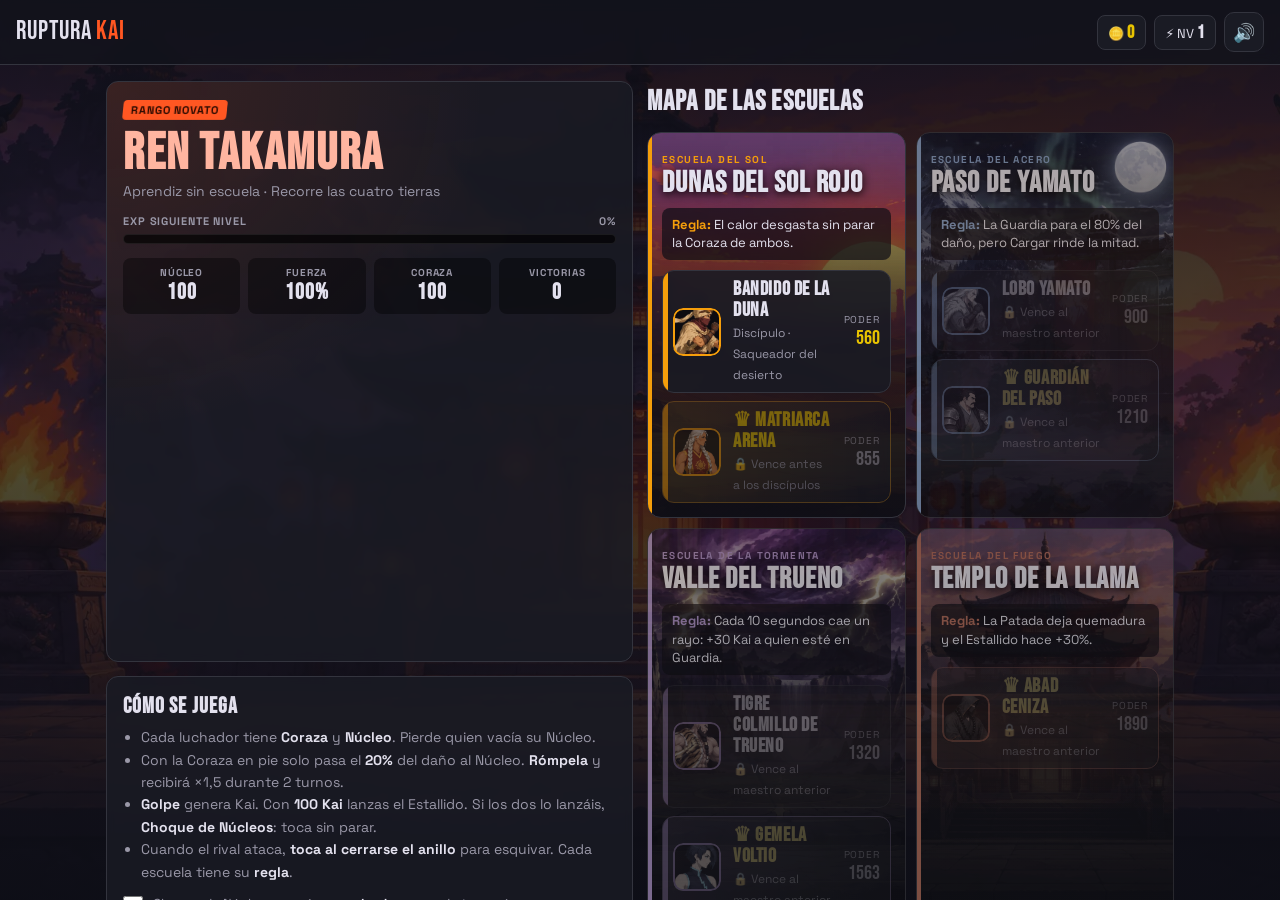
<file: index.html>
<!DOCTYPE html>
<html lang="es">
<head>
  <meta charset="UTF-8">
  <meta name="viewport" content="width=device-width, initial-scale=1, maximum-scale=1, user-scalable=no, viewport-fit=cover">
  <meta name="theme-color" content="#0d0e16">
  <meta name="apple-mobile-web-app-capable" content="yes">
  <meta name="mobile-web-app-capable" content="yes">
  <title>Ruptura Kai · Prototipo</title>
  <link rel="preconnect" href="https://fonts.googleapis.com">
  <link rel="preconnect" href="https://fonts.gstatic.com" crossorigin>
  <link href="https://fonts.googleapis.com/css2?family=Bebas+Neue&family=Space+Grotesk:wght@400;500;700&display=swap" rel="stylesheet">
  <link rel="stylesheet" href="style.css">
</head>
<body>
<div id="app">

  <!-- ============ HUB ============ -->
  <section id="screen-hub" class="screen active">
    <header class="topbar">
      <div class="logo">RUPTURA<span>KAI</span></div>
      <div class="pill gold">🪙 <b id="hub-gold">0</b></div>
      <div class="pill">⚡ NV <b id="hub-level">1</b></div>
      <button class="mute-btn" data-mute aria-label="Silenciar">🔊</button>
    </header>

    <div class="hub-body">
      <div class="card hero-card">
        <div class="tag">RANGO <span id="hub-rank">NOVATO</span></div>
        <h1 id="hub-name">REN TAKAMURA</h1>
        <p class="sub">Aprendiz sin escuela · Recorre las cuatro tierras</p>
        <div class="row-label"><span>EXP SIGUIENTE NIVEL</span><span id="hub-exp-txt">0%</span></div>
        <div class="bar"><i id="hub-exp" class="fill-exp"></i></div>
        <div class="stats">
          <div><small>NÚCLEO</small><b id="hub-hp">0</b></div>
          <div><small>FUERZA</small><b id="hub-atk">0</b></div>
          <div><small>CORAZA</small><b id="hub-ki">0</b></div>
          <div><small>VICTORIAS</small><b id="hub-wins">0</b></div>
        </div>
      </div>

      <div class="hub-modes">
        <button id="btn-dojo" class="mode-btn"><b>DOJO</b><small>Mejora tus técnicas con oro</small></button>
        <button id="btn-tower" class="mode-btn"><b>TORRE</b><small id="tower-sub">30 pisos de desafío</small></button>
      </div>

      <h2 class="section-title">MAPA DE LAS ESCUELAS</h2>
      <div id="rival-list" class="rival-list"></div>

      <div class="card howto">
        <h3>CÓMO SE JUEGA</h3>
        <ul>
          <li>Cada luchador tiene <b>Coraza</b> y <b>Núcleo</b>. Pierde quien vacía su Núcleo.</li>
          <li>Con la Coraza en pie solo pasa el <b>20%</b> del daño al Núcleo. <b>Rómpela</b> y recibirá ×1,5 durante 2 turnos.</li>
          <li><b>Golpe</b> genera Kai. Con <b>100 Kai</b> lanzas el Estallido. Si los dos lo lanzáis, <b>Choque de Núcleos</b>: toca sin parar.</li>
          <li>Cuando el rival ataca, <b>toca al cerrarse el anillo</b> para esquivar. Cada escuela tiene su <b>regla</b>.</li>
        </ul>
        <label class="toggle"><input type="checkbox" id="opt-hold"><span>Choque de Núcleos: <b>mantener pulsado</b> en vez de tocar sin parar</span></label>
      </div>
      <div class="card test-card">
        <h3>PRUEBA ABIERTA</h3>
        <p>Estás probando una versión temprana. Cuando hayas jugado un rato, envía tus resultados a quien te pasó el juego.</p>
        <button id="btn-report" class="btn-secondary">ENVIAR MIS RESULTADOS</button>
      </div>
      <button id="btn-reset" class="link-btn">Reiniciar progreso</button>
    </div>
  </section>

  <!-- ============ DOJO ============ -->
  <section id="screen-dojo" class="screen">
    <header class="topbar">
      <button class="back-btn" data-back>‹ MAPA</button>
      <div class="logo">DOJO</div>
      <div class="pill gold">🪙 <b id="dojo-gold">0</b></div>
    </header>
    <div class="hub-body">
      <p class="sub">Entrena con el oro de tus victorias. Cada rama tiene 3 rangos y se aplica en todos los combates.</p>
      <div id="dojo-list" class="dojo-list"></div>
    </div>
  </section>

  <!-- ============ TORRE ============ -->
  <section id="screen-tower" class="screen">
    <header class="topbar">
      <button class="back-btn" data-back>‹ MAPA</button>
      <div class="logo">TORRE</div>
      <div class="pill">PISO <b id="tower-best">0</b>/30</div>
    </header>
    <div class="hub-body">
      <div id="tower-next" class="card tower-next"></div>
      <div id="tower-grid" class="tower-grid"></div>
      <p class="sub">El escenario y su regla cambian cada 5 pisos. Cada quinto piso lo guarda un maestro.</p>
    </div>
  </section>

  <!-- ============ BATALLA ============ -->
  <section id="screen-battle" class="screen">
    <div class="battle-layout">
      <div class="stage-wrap">
        <div id="stage"></div>

        <!-- HUD rival -->
        <div class="hud hud-rival">
          <div class="hud-head">
            <b id="r-name">RIVAL</b>
            <span id="r-status" class="status"></span>
          </div>
          <div class="bar hp"><i id="r-nuc" class="fill-hp-rival"></i></div>
          <div class="hud-row"><span>NÚCLEO</span><span id="r-nuc-txt">0/0</span></div>
          <div class="duo">
            <div><div class="bar thin"><i id="r-cor" class="fill-guard"></i></div><div class="hud-row small"><span>CORAZA</span><span id="r-cor-txt">0</span></div></div>
            <div><div class="bar thin"><i id="r-kai" class="fill-ki"></i></div><div class="hud-row small"><span>KAI</span><span id="r-kai-txt">0</span></div></div>
          </div>
        </div>

        <!-- HUD jugador -->
        <div class="hud hud-hero">
          <div class="hud-head">
            <b id="p-name">REN</b>
            <span id="p-status" class="status"></span>
          </div>
          <div class="bar hp"><i id="p-nuc" class="fill-hp"></i></div>
          <div class="hud-row"><span>NÚCLEO</span><span id="p-nuc-txt">0/0</span></div>
          <div class="duo">
            <div><div class="bar thin"><i id="p-cor" class="fill-guard"></i></div><div class="hud-row small"><span>CORAZA</span><span id="p-cor-txt">0</span></div></div>
            <div><div class="bar thin"><i id="p-kai" class="fill-ki"></i></div><div class="hud-row small"><span>KAI</span><span id="p-kai-txt">0</span></div></div>
          </div>
        </div>

        <div id="turn-banner" class="turn-banner">TURNO 1</div>
        <div id="rt-event" class="rt-event hidden"></div>

        <!-- Tutorial -->
        <div id="coach" class="coach hidden">
          <div class="coach-box">
            <small class="coach-tag">TUTORIAL</small>
            <p id="coach-text"></p>
            <div class="coach-actions"><button id="coach-skip" class="link-btn">Saltar tutorial</button><button id="coach-ok" class="btn-primary">ENTENDIDO</button></div>
          </div>
        </div>

        <!-- QTE esquiva -->
        <div id="dodge-qte" class="qte hidden">
          <div class="dodge-ring"><div id="dodge-shrink" class="dodge-shrink"></div><div class="dodge-core">¡TOCA!</div></div>
          <p>Toca cuando el anillo se cierre</p>
        </div>

        <!-- QTE choque de ráfagas -->
        <div id="clash-qte" class="qte hidden">
          <div class="clash-title">¡CHOQUE DE NÚCLEOS!</div>
          <div class="clash-meter"><i id="clash-fill"></i><span id="clash-marker"></span></div>
          <div class="clash-time"><i id="clash-time"></i></div>
          <div class="clash-tap" id="clash-tap">TOCA SIN PARAR</div>
        </div>
      </div>

      <div class="command-panel">
        <div class="rule-chip" id="rule-chip"></div>
        <div class="log" id="log">¡Comienza el combate!</div>
        <div class="commands">
          <button class="cmd" data-act="strike">
            <span class="cmd-name">GOLPE RÁPIDO</span><span class="cmd-cost">GRATIS</span>
            <span class="cmd-info">12 daño · +15 Kai</span>
          </button>
          <button class="cmd" data-act="kick">
            <span class="cmd-name">PATADA FURIA</span><span class="cmd-cost">30 KAI</span>
            <span class="cmd-info">25 daño · 30% aturdir</span>
          </button>
          <button class="cmd charge" data-act="charge">
            <span class="cmd-name">CARGAR KAI</span><span class="cmd-cost" id="charge-cost">+40</span>
            <span class="cmd-info">Recibes +25% daño</span>
          </button>
          <button class="cmd ultimate" data-act="ultimate">
            <span class="cmd-name">ESTALLIDO KAI</span><span class="cmd-cost">100 KAI</span>
            <span class="cmd-info">35 · 50 al Núcleo si hay ruptura</span>
          </button>
          <button class="cmd small" data-act="guard">
            <span class="cmd-name">GUARDIA</span><span class="cmd-info" id="guard-info">−60% daño</span>
          </button>
          <button class="cmd small" data-act="potion">
            <span class="cmd-name">PARCHE</span><span class="cmd-info">+20 Coraza · <b id="potions">x3</b></span>
          </button>
        </div>
        <div class="panel-foot"><button id="btn-flee" class="link-btn">Abandonar</button><button class="mute-btn" data-mute aria-label="Silenciar">🔊</button></div>
      </div>
    </div>
  </section>

  <!-- ============ DIÁLOGO DEL MAESTRO ============ -->
  <div id="dialog" class="dialog hidden">
    <button id="dlg-skip" class="dlg-skip">Saltar diálogo ›</button>
    <div class="dialog-box">
      <div id="dlg-portrait" class="dlg-portrait"></div>
      <div class="dlg-body">
        <b id="dlg-name"></b>
        <p id="dlg-text"></p>
        <small id="dlg-hint">Toca para continuar</small>
      </div>
    </div>
  </div>

  <!-- ============ INFORME DE PRUEBA ============ -->
  <div id="report" class="report hidden" role="dialog" aria-label="Enviar mis resultados">
    <div class="card report-box">
      <h3>TUS RESULTADOS</h3>
      <p class="report-help">Envía este texto a quien te pasó el juego. No incluye datos personales.</p>
      <textarea id="report-text" readonly rows="8"></textarea>
      <div class="report-actions">
        <button id="report-share" class="btn-primary">COMPARTIR</button>
        <a id="report-wa" class="btn-secondary" target="_blank" rel="noopener">WHATSAPP</a>
        <button id="report-copy" class="btn-secondary">COPIAR</button>
      </div>
      <p id="report-msg" class="report-help"></p>
      <button id="report-close" class="link-btn">Cerrar</button>
    </div>
  </div>

  <!-- ============ RESULTADO ============ -->
  <section id="screen-result" class="screen">
    <div class="result-body">
      <div id="res-title" class="res-title">¡VICTORIA!</div>
      <p id="res-sub" class="res-sub"></p>
      <div class="card res-card">
        <div class="res-line"><span>EXP</span><b id="res-exp">+0</b></div>
        <div class="res-line"><span>ORO</span><b id="res-gold">+0</b></div>
        <div class="res-line minor"><span>TURNOS</span><b id="res-turns">0</b></div>
        <div class="res-line minor"><span>ESQUIVAS PERFECTAS</span><b id="res-dodges">0</b></div>
        <p id="res-tip" class="res-tip hidden"></p>
        <div class="row-label"><span>NIVEL <b id="res-level">1</b></span><span id="res-exp-txt"></span></div>
        <div class="bar"><i id="res-expbar" class="fill-exp"></i></div>
        <div id="res-levelup" class="levelup hidden"></div>
      </div>
      <div id="survey" class="card survey hidden">
        <h4>TU OPINIÓN <small>3 toques · nos ayuda mucho</small></h4>
        <div class="q" data-q="0"><span>¿Te está divirtiendo?</span><div class="opts"><button data-v="1">Poco</button><button data-v="2">Normal</button><button data-v="3">Mucho</button></div></div>
        <div class="q" data-q="1"><span>¿Qué tal la dificultad?</span><div class="opts"><button data-v="1">Fácil</button><button data-v="2">Justa</button><button data-v="3">Difícil</button></div></div>
        <div class="q" data-q="2"><span>¿Seguirías jugando?</span><div class="opts"><button data-v="1">No</button><button data-v="2">Quizá</button><button data-v="3">Sí</button></div></div>
        <button id="survey-skip" class="link-btn">Ahora no</button>
      </div>
      <div class="res-actions">
        <button id="btn-retry" class="btn-primary">REVANCHA</button>
        <button id="btn-hub" class="btn-secondary">VOLVER AL MAPA</button>
      </div>
    </div>
  </section>
</div>

<script src="arte/assets.js"></script>
<script src="vendor/phaser.min.js"></script>
<script src="stage.js"></script>
<script src="audio.js"></script>
<script>window.RUPTURA_RITMO = true;</script>
<script src="game.js"></script>
</body>
</html>
</file>
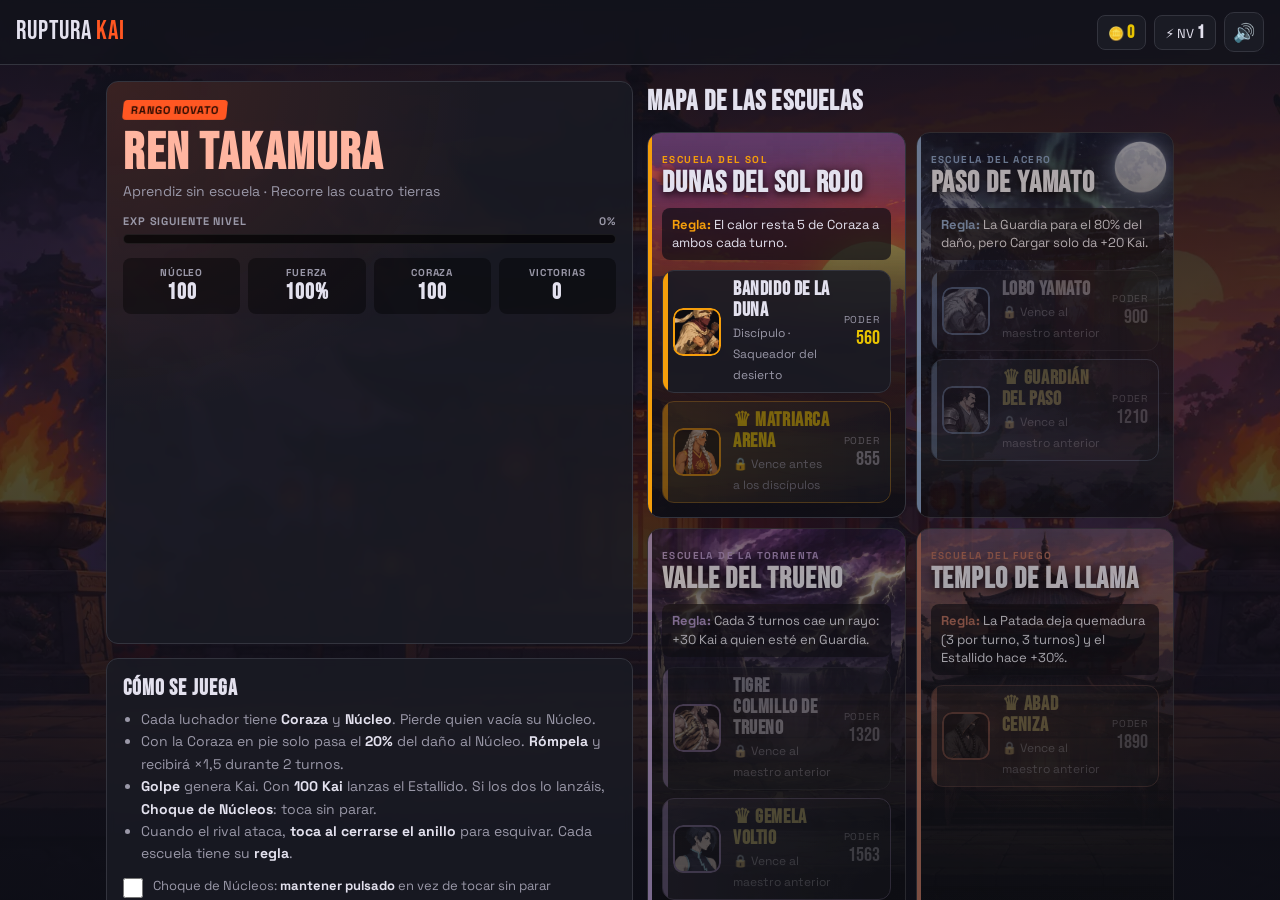
<file: turnos.html>
<!DOCTYPE html>
<html lang="es">
<head>
  <meta charset="UTF-8">
  <meta name="viewport" content="width=device-width, initial-scale=1, maximum-scale=1, user-scalable=no, viewport-fit=cover">
  <meta name="theme-color" content="#0d0e16">
  <meta name="apple-mobile-web-app-capable" content="yes">
  <meta name="mobile-web-app-capable" content="yes">
  <title>Ruptura Kai · Por turnos</title>
  <link rel="preconnect" href="https://fonts.googleapis.com">
  <link rel="preconnect" href="https://fonts.gstatic.com" crossorigin>
  <link href="https://fonts.googleapis.com/css2?family=Bebas+Neue&family=Space+Grotesk:wght@400;500;700&display=swap" rel="stylesheet">
  <link rel="stylesheet" href="style.css">
</head>
<body>
<div id="app">

  <!-- ============ HUB ============ -->
  <section id="screen-hub" class="screen active">
    <header class="topbar">
      <div class="logo">RUPTURA<span>KAI</span></div>
      <div class="pill gold">🪙 <b id="hub-gold">0</b></div>
      <div class="pill">⚡ NV <b id="hub-level">1</b></div>
      <button class="mute-btn" data-mute aria-label="Silenciar">🔊</button>
    </header>

    <div class="hub-body">
      <div class="card hero-card">
        <div class="tag">RANGO <span id="hub-rank">NOVATO</span></div>
        <h1 id="hub-name">REN TAKAMURA</h1>
        <p class="sub">Aprendiz sin escuela · Recorre las cuatro tierras</p>
        <div class="row-label"><span>EXP SIGUIENTE NIVEL</span><span id="hub-exp-txt">0%</span></div>
        <div class="bar"><i id="hub-exp" class="fill-exp"></i></div>
        <div class="stats">
          <div><small>NÚCLEO</small><b id="hub-hp">0</b></div>
          <div><small>FUERZA</small><b id="hub-atk">0</b></div>
          <div><small>CORAZA</small><b id="hub-ki">0</b></div>
          <div><small>VICTORIAS</small><b id="hub-wins">0</b></div>
        </div>
      </div>

      <div class="hub-modes">
        <button id="btn-dojo" class="mode-btn"><b>DOJO</b><small>Mejora tus técnicas con oro</small></button>
        <button id="btn-tower" class="mode-btn"><b>TORRE</b><small id="tower-sub">30 pisos de desafío</small></button>
      </div>

      <h2 class="section-title">MAPA DE LAS ESCUELAS</h2>
      <div id="rival-list" class="rival-list"></div>

      <div class="card howto">
        <h3>CÓMO SE JUEGA</h3>
        <ul>
          <li>Cada luchador tiene <b>Coraza</b> y <b>Núcleo</b>. Pierde quien vacía su Núcleo.</li>
          <li>Con la Coraza en pie solo pasa el <b>20%</b> del daño al Núcleo. <b>Rómpela</b> y recibirá ×1,5 durante 2 turnos.</li>
          <li><b>Golpe</b> genera Kai. Con <b>100 Kai</b> lanzas el Estallido. Si los dos lo lanzáis, <b>Choque de Núcleos</b>: toca sin parar.</li>
          <li>Cuando el rival ataca, <b>toca al cerrarse el anillo</b> para esquivar. Cada escuela tiene su <b>regla</b>.</li>
        </ul>
        <label class="toggle"><input type="checkbox" id="opt-hold"><span>Choque de Núcleos: <b>mantener pulsado</b> en vez de tocar sin parar</span></label>
      </div>
      <div class="card test-card">
        <h3>PRUEBA ABIERTA</h3>
        <p>Estás probando una versión temprana. Cuando hayas jugado un rato, envía tus resultados a quien te pasó el juego.</p>
        <button id="btn-report" class="btn-secondary">ENVIAR MIS RESULTADOS</button>
      </div>
      <button id="btn-reset" class="link-btn">Reiniciar progreso</button>
    </div>
  </section>

  <!-- ============ DOJO ============ -->
  <section id="screen-dojo" class="screen">
    <header class="topbar">
      <button class="back-btn" data-back>‹ MAPA</button>
      <div class="logo">DOJO</div>
      <div class="pill gold">🪙 <b id="dojo-gold">0</b></div>
    </header>
    <div class="hub-body">
      <p class="sub">Entrena con el oro de tus victorias. Cada rama tiene 3 rangos y se aplica en todos los combates.</p>
      <div id="dojo-list" class="dojo-list"></div>
    </div>
  </section>

  <!-- ============ TORRE ============ -->
  <section id="screen-tower" class="screen">
    <header class="topbar">
      <button class="back-btn" data-back>‹ MAPA</button>
      <div class="logo">TORRE</div>
      <div class="pill">PISO <b id="tower-best">0</b>/30</div>
    </header>
    <div class="hub-body">
      <div id="tower-next" class="card tower-next"></div>
      <div id="tower-grid" class="tower-grid"></div>
      <p class="sub">El escenario y su regla cambian cada 5 pisos. Cada quinto piso lo guarda un maestro.</p>
    </div>
  </section>

  <!-- ============ BATALLA ============ -->
  <section id="screen-battle" class="screen">
    <div class="battle-layout">
      <div class="stage-wrap">
        <div id="stage"></div>

        <!-- HUD rival -->
        <div class="hud hud-rival">
          <div class="hud-head">
            <b id="r-name">RIVAL</b>
            <span id="r-status" class="status"></span>
          </div>
          <div class="bar hp"><i id="r-nuc" class="fill-hp-rival"></i></div>
          <div class="hud-row"><span>NÚCLEO</span><span id="r-nuc-txt">0/0</span></div>
          <div class="duo">
            <div><div class="bar thin"><i id="r-cor" class="fill-guard"></i></div><div class="hud-row small"><span>CORAZA</span><span id="r-cor-txt">0</span></div></div>
            <div><div class="bar thin"><i id="r-kai" class="fill-ki"></i></div><div class="hud-row small"><span>KAI</span><span id="r-kai-txt">0</span></div></div>
          </div>
        </div>

        <!-- HUD jugador -->
        <div class="hud hud-hero">
          <div class="hud-head">
            <b id="p-name">REN</b>
            <span id="p-status" class="status"></span>
          </div>
          <div class="bar hp"><i id="p-nuc" class="fill-hp"></i></div>
          <div class="hud-row"><span>NÚCLEO</span><span id="p-nuc-txt">0/0</span></div>
          <div class="duo">
            <div><div class="bar thin"><i id="p-cor" class="fill-guard"></i></div><div class="hud-row small"><span>CORAZA</span><span id="p-cor-txt">0</span></div></div>
            <div><div class="bar thin"><i id="p-kai" class="fill-ki"></i></div><div class="hud-row small"><span>KAI</span><span id="p-kai-txt">0</span></div></div>
          </div>
        </div>

        <div id="turn-banner" class="turn-banner">TURNO 1</div>
        <div id="rt-event" class="rt-event hidden"></div>

        <!-- Tutorial -->
        <div id="coach" class="coach hidden">
          <div class="coach-box">
            <small class="coach-tag">TUTORIAL</small>
            <p id="coach-text"></p>
            <div class="coach-actions"><button id="coach-skip" class="link-btn">Saltar tutorial</button><button id="coach-ok" class="btn-primary">ENTENDIDO</button></div>
          </div>
        </div>

        <!-- QTE esquiva -->
        <div id="dodge-qte" class="qte hidden">
          <div class="dodge-ring"><div id="dodge-shrink" class="dodge-shrink"></div><div class="dodge-core">¡TOCA!</div></div>
          <p>Toca cuando el anillo se cierre</p>
        </div>

        <!-- QTE choque de ráfagas -->
        <div id="clash-qte" class="qte hidden">
          <div class="clash-title">¡CHOQUE DE NÚCLEOS!</div>
          <div class="clash-meter"><i id="clash-fill"></i><span id="clash-marker"></span></div>
          <div class="clash-time"><i id="clash-time"></i></div>
          <div class="clash-tap" id="clash-tap">TOCA SIN PARAR</div>
        </div>
      </div>

      <div class="command-panel">
        <div class="rule-chip" id="rule-chip"></div>
        <div class="log" id="log">¡Comienza el combate!</div>
        <div class="commands">
          <button class="cmd" data-act="strike">
            <span class="cmd-name">GOLPE RÁPIDO</span><span class="cmd-cost">GRATIS</span>
            <span class="cmd-info">12 daño · +15 Kai</span>
          </button>
          <button class="cmd" data-act="kick">
            <span class="cmd-name">PATADA FURIA</span><span class="cmd-cost">30 KAI</span>
            <span class="cmd-info">25 daño · 30% aturdir</span>
          </button>
          <button class="cmd charge" data-act="charge">
            <span class="cmd-name">CARGAR KAI</span><span class="cmd-cost" id="charge-cost">+40</span>
            <span class="cmd-info">Recibes +25% daño</span>
          </button>
          <button class="cmd ultimate" data-act="ultimate">
            <span class="cmd-name">ESTALLIDO KAI</span><span class="cmd-cost">100 KAI</span>
            <span class="cmd-info">35 · 50 al Núcleo si hay ruptura</span>
          </button>
          <button class="cmd small" data-act="guard">
            <span class="cmd-name">GUARDIA</span><span class="cmd-info" id="guard-info">−60% daño</span>
          </button>
          <button class="cmd small" data-act="potion">
            <span class="cmd-name">PARCHE</span><span class="cmd-info">+20 Coraza · <b id="potions">x3</b></span>
          </button>
        </div>
        <div class="panel-foot"><button id="btn-flee" class="link-btn">Abandonar</button><button class="mute-btn" data-mute aria-label="Silenciar">🔊</button></div>
      </div>
    </div>
  </section>

  <!-- ============ DIÁLOGO DEL MAESTRO ============ -->
  <div id="dialog" class="dialog hidden">
    <button id="dlg-skip" class="dlg-skip">Saltar diálogo ›</button>
    <div class="dialog-box">
      <div id="dlg-portrait" class="dlg-portrait"></div>
      <div class="dlg-body">
        <b id="dlg-name"></b>
        <p id="dlg-text"></p>
        <small id="dlg-hint">Toca para continuar</small>
      </div>
    </div>
  </div>

  <!-- ============ INFORME DE PRUEBA ============ -->
  <div id="report" class="report hidden" role="dialog" aria-label="Enviar mis resultados">
    <div class="card report-box">
      <h3>TUS RESULTADOS</h3>
      <p class="report-help">Envía este texto a quien te pasó el juego. No incluye datos personales.</p>
      <textarea id="report-text" readonly rows="8"></textarea>
      <div class="report-actions">
        <button id="report-share" class="btn-primary">COMPARTIR</button>
        <a id="report-wa" class="btn-secondary" target="_blank" rel="noopener">WHATSAPP</a>
        <button id="report-copy" class="btn-secondary">COPIAR</button>
      </div>
      <p id="report-msg" class="report-help"></p>
      <button id="report-close" class="link-btn">Cerrar</button>
    </div>
  </div>

  <!-- ============ RESULTADO ============ -->
  <section id="screen-result" class="screen">
    <div class="result-body">
      <div id="res-title" class="res-title">¡VICTORIA!</div>
      <p id="res-sub" class="res-sub"></p>
      <div class="card res-card">
        <div class="res-line"><span>EXP</span><b id="res-exp">+0</b></div>
        <div class="res-line"><span>ORO</span><b id="res-gold">+0</b></div>
        <div class="res-line minor"><span>TURNOS</span><b id="res-turns">0</b></div>
        <div class="res-line minor"><span>ESQUIVAS PERFECTAS</span><b id="res-dodges">0</b></div>
        <p id="res-tip" class="res-tip hidden"></p>
        <div class="row-label"><span>NIVEL <b id="res-level">1</b></span><span id="res-exp-txt"></span></div>
        <div class="bar"><i id="res-expbar" class="fill-exp"></i></div>
        <div id="res-levelup" class="levelup hidden"></div>
      </div>
      <div id="survey" class="card survey hidden">
        <h4>TU OPINIÓN <small>3 toques · nos ayuda mucho</small></h4>
        <div class="q" data-q="0"><span>¿Te está divirtiendo?</span><div class="opts"><button data-v="1">Poco</button><button data-v="2">Normal</button><button data-v="3">Mucho</button></div></div>
        <div class="q" data-q="1"><span>¿Qué tal la dificultad?</span><div class="opts"><button data-v="1">Fácil</button><button data-v="2">Justa</button><button data-v="3">Difícil</button></div></div>
        <div class="q" data-q="2"><span>¿Seguirías jugando?</span><div class="opts"><button data-v="1">No</button><button data-v="2">Quizá</button><button data-v="3">Sí</button></div></div>
        <button id="survey-skip" class="link-btn">Ahora no</button>
      </div>
      <div class="res-actions">
        <button id="btn-retry" class="btn-primary">REVANCHA</button>
        <button id="btn-hub" class="btn-secondary">VOLVER AL MAPA</button>
      </div>
    </div>
  </section>
</div>

<script src="arte/assets.js"></script>
<script src="vendor/phaser.min.js"></script>
<script src="stage.js"></script>
<script src="audio.js"></script>
<script src="game.js"></script>
</body>
</html>
</file>
<file: style.css>
/* Tokens tomados de shonen_ki_battle/DESIGN.md (sistema de diseño de Stitch) */
:root {
  --bg: #0d0e16;
  --surface: #12131c;
  --card: #1a1b24;
  --card-hi: #282933;
  --border: #33343e;
  --text: #e3e1ee;
  --muted: #9a98a8;
  --primary: #ff5722;
  --primary-soft: #ffb5a0;
  --gold: #e9c400;
  --ki: #7fd4ff;
  --danger: #ef4444;
  --ok: #4ade80;
  --display: "Bebas Neue", Impact, "Arial Narrow", sans-serif;
  --body: "Space Grotesk", system-ui, -apple-system, "Segoe UI", sans-serif;
  --safe-top: env(safe-area-inset-top, 0px);
  --safe-bottom: env(safe-area-inset-bottom, 0px);
}

* { box-sizing: border-box; margin: 0; padding: 0; -webkit-tap-highlight-color: transparent; }
html, body { height: 100%; background: var(--bg); color: var(--text); font-family: var(--body); overflow: hidden; overscroll-behavior: none; }
body { touch-action: manipulation; user-select: none; -webkit-user-select: none; }
button { font: inherit; color: inherit; border: 0; background: none; cursor: pointer; touch-action: manipulation; }

#app { position: fixed; inset: 0; }
.screen { position: absolute; inset: 0; display: none; flex-direction: column; padding-top: var(--safe-top); padding-bottom: var(--safe-bottom); }
.screen.active { display: flex; }
.hidden { display: none !important; }

/* ---------- comunes ---------- */
.card { background: var(--card); border: 1px solid var(--border); border-radius: 12px; padding: 16px; }
.bar { height: 10px; background: #000a; border-radius: 99px; overflow: hidden; border: 1px solid #ffffff14; }
.bar.thin { height: 6px; }
.bar > i { display: block; height: 100%; width: 0; border-radius: inherit; transition: width .35s ease; }
.fill-exp { background: linear-gradient(90deg, var(--primary), var(--gold)); }
.fill-hp { background: linear-gradient(90deg, #f59e0b, var(--gold)); }
.fill-hp-rival { background: linear-gradient(90deg, #b91c1c, #f87171); }
.fill-ki { background: linear-gradient(90deg, #94a3b8, var(--ki)); }
.fill-guard { background: linear-gradient(90deg, #a855f7, #f0abfc); }
.row-label { display: flex; justify-content: space-between; font-size: 11px; letter-spacing: .08em; font-weight: 700; color: var(--muted); margin: 14px 0 6px; }
.link-btn { color: var(--muted); font-size: 13px; text-decoration: underline; padding: 12px; align-self: center; }
.btn-primary, .btn-secondary {
  font-family: var(--display); font-size: 26px; letter-spacing: .05em; padding: 14px 20px; border-radius: 10px; min-height: 56px;
}
.btn-primary { background: linear-gradient(100deg, var(--primary), #f59e0b); color: #2a0a00; box-shadow: 0 0 24px #ff572255; }
.btn-secondary { background: var(--card-hi); border: 1px solid var(--border); }
.btn-primary:active, .btn-secondary:active, .cmd:active:not(:disabled), .rival:active { transform: scale(.97); }

/* ---------- HUB ---------- */
.topbar { display: flex; align-items: center; gap: 8px; padding: 12px 16px; border-bottom: 1px solid var(--border); background: var(--surface); }
.logo { font-family: var(--display); font-size: 26px; letter-spacing: .04em; margin-right: auto; line-height: 1; }
.logo span { color: var(--primary); margin-left: 4px; }
.pill { background: var(--card); border: 1px solid var(--border); border-radius: 8px; padding: 6px 10px; font-size: 13px; white-space: nowrap; }
.pill b { font-family: var(--display); font-size: 18px; letter-spacing: .04em; }
.pill.gold b { color: var(--gold); }

.hub-body { flex: 1; overflow-y: auto; -webkit-overflow-scrolling: touch; padding: 16px; display: flex; flex-direction: column; gap: 14px; max-width: 1100px; width: 100%; margin: 0 auto; }
.hero-card { background: radial-gradient(120% 100% at 0% 0%, #ff572226, transparent 60%), var(--card); }
.tag { display: inline-block; background: var(--primary); color: #2a0a00; font-weight: 700; font-size: 11px; letter-spacing: .08em; padding: 3px 8px; border-radius: 4px; transform: skewX(-6deg); }
.hero-card h1 { font-family: var(--display); font-size: clamp(34px, 7vw, 52px); color: var(--primary-soft); letter-spacing: .03em; margin-top: 8px; line-height: 1; }
.sub { color: var(--muted); font-size: 14px; margin-top: 2px; }
.stats { display: grid; grid-template-columns: repeat(4, 1fr); gap: 8px; margin-top: 14px; }
.stats > div { background: #0006; border-radius: 8px; padding: 8px; text-align: center; }
.stats small { display: block; font-size: 10px; letter-spacing: .08em; color: var(--muted); font-weight: 700; }
.stats b { font-family: var(--display); font-size: 22px; letter-spacing: .04em; }

.section-title { font-family: var(--display); font-size: 28px; letter-spacing: .04em; margin-top: 4px; }
.rival-list { display: grid; gap: 10px; grid-template-columns: 1fr; }
.rival { display: flex; align-items: center; gap: 12px; text-align: left; background: var(--card); border: 1px solid var(--border); border-radius: 12px; padding: 12px; min-height: 84px; transition: transform .1s; position: relative; overflow: hidden; }
.rival::before { content: ""; position: absolute; inset: 0 auto 0 0; width: 5px; background: var(--c, var(--primary)); }
.rival .avatar { width: 64px; height: 64px; border-radius: 10px; flex: none; background-color: #0008; background-size: 190% auto; background-position: 50% 4%; background-repeat: no-repeat; box-shadow: inset 0 0 0 2px var(--c); }
.rival .info { flex: 1; min-width: 0; }
.rival .info b { font-family: var(--display); font-size: 24px; letter-spacing: .03em; display: block; line-height: 1.05; }
.rival .info small { color: var(--muted); font-size: 12px; }
.rival .power { font-family: var(--display); font-size: 20px; color: var(--gold); text-align: right; }
.rival .power small { display: block; font-family: var(--body); font-size: 10px; color: var(--muted); letter-spacing: .08em; }
.rival.locked { opacity: .45; }
.rival.locked .power { color: var(--muted); }
.rival .done { position: absolute; top: 6px; right: 8px; font-size: 11px; color: var(--ok); font-weight: 700; }
.howto h3 { font-family: var(--display); font-size: 22px; letter-spacing: .04em; margin-bottom: 6px; }
.howto ul { padding-left: 18px; color: var(--muted); font-size: 14px; line-height: 1.6; }
.howto b { color: var(--text); }

/* ---------- BATALLA ---------- */
.battle-layout { flex: 1; display: flex; flex-direction: column; min-height: 0; }
.stage-wrap { position: relative; flex: 1; min-height: 240px; overflow: hidden; }
#stage { position: absolute; inset: 0; }
#stage canvas { display: block; }

.hud { position: absolute; width: min(46%, 300px); background: #0d0e16cc; border: 1px solid var(--border); border-radius: 10px; padding: 8px 10px; backdrop-filter: blur(4px); pointer-events: none; }
.hud-rival { top: 10px; right: 10px; }
.hud-hero { top: 10px; left: 10px; }
.hud-head { display: flex; justify-content: space-between; align-items: center; gap: 6px; margin-bottom: 4px; }
.hud-head b { font-family: var(--display); font-size: 20px; letter-spacing: .03em; white-space: nowrap; overflow: hidden; text-overflow: ellipsis; }
.hud-row { display: flex; justify-content: space-between; font-size: 11px; color: var(--muted); margin: 3px 0 4px; font-variant-numeric: tabular-nums; }
.hud-row.small { font-size: 9px; letter-spacing: .1em; font-weight: 700; margin-bottom: 0; }
.status { font-size: 10px; font-weight: 700; letter-spacing: .06em; padding: 2px 6px; border-radius: 4px; background: var(--danger); color: #fff; white-space: nowrap; }
.status:empty { display: none; }
.status.blue { background: #2563eb; }
.status.purple { background: #9333ea; }

.turn-banner { position: absolute; left: 50%; bottom: 10px; transform: translateX(-50%); font-family: var(--display); font-size: 18px; letter-spacing: .1em; background: #0d0e16cc; border: 1px solid var(--border); border-radius: 6px; padding: 3px 12px; pointer-events: none; white-space: nowrap; }
.turn-banner.enemy { color: #fca5a5; border-color: #7f1d1d; }

.command-panel { background: var(--surface); border-top: 1px solid var(--border); padding: 10px 12px 6px; display: flex; flex-direction: column; gap: 8px; }
.log { font-size: 13px; min-height: 36px; background: var(--card); border-left: 3px solid var(--primary); border-radius: 6px; padding: 8px 10px; line-height: 1.35; }
.commands { display: grid; grid-template-columns: 1fr 1fr; gap: 8px; }
.cmd { position: relative; display: grid; grid-template-columns: 1fr auto; grid-template-rows: auto auto; text-align: left; background: var(--card); border: 1px solid var(--border); border-radius: 10px; padding: 10px 12px; min-height: 64px; transition: transform .08s, opacity .2s; transform-origin: center; }
.cmd-name { font-family: var(--display); font-size: 22px; letter-spacing: .03em; line-height: 1.05; }
.cmd-cost { font-family: var(--display); font-size: 16px; background: #0008; border-radius: 4px; padding: 1px 6px; align-self: start; color: var(--ki); }
.cmd-info { grid-column: 1 / -1; font-size: 11px; color: var(--muted); margin-top: 2px; }
.cmd.small { min-height: 48px; padding: 8px 12px; }
.cmd.small .cmd-name { font-size: 18px; }
.cmd.charge .cmd-name { color: var(--gold); }
.cmd.ultimate { background: linear-gradient(110deg, var(--primary), #f59e0b); border-color: transparent; color: #2a0a00; }
.cmd.ultimate .cmd-info { color: #3b1200; font-weight: 700; }
.cmd.ultimate .cmd-cost { color: #fff; }
.cmd.ultimate.ready { animation: pulse 1.2s infinite; }
.cmd:disabled { opacity: .35; filter: grayscale(.7); }
@keyframes pulse { 0%,100% { box-shadow: 0 0 0 #ff572200; } 50% { box-shadow: 0 0 22px #ff5722aa; } }

/* QTE */
.qte { position: absolute; inset: 0; display: flex; flex-direction: column; align-items: center; justify-content: center; gap: 12px; z-index: 5; touch-action: none; }
#dodge-qte { background: #00000040; }
#dodge-qte p { font-weight: 700; font-size: 14px; text-shadow: 0 2px 6px #000; }
.dodge-ring { position: relative; width: 120px; height: 120px; }
.dodge-core { position: absolute; inset: 0; border-radius: 50%; border: 4px solid var(--ok); display: grid; place-items: center; font-family: var(--display); font-size: 26px; color: var(--ok); background: #0008; }
.dodge-shrink { position: absolute; inset: 0; border-radius: 50%; border: 4px solid #fff; transform: scale(2.6); opacity: .9; }
.dodge-shrink.go { animation: shrink var(--dur, 1000ms) linear forwards; }
@keyframes shrink { to { transform: scale(.85); opacity: 1; } }
.qte.result-good .dodge-core { background: var(--ok); color: #052e16; }
.qte.result-bad .dodge-core { border-color: var(--danger); color: var(--danger); }

#clash-qte { background: radial-gradient(circle at 50% 50%, #ff57221a, #0000 60%); justify-content: flex-end; padding-bottom: 46px; }
.clash-title { font-family: var(--display); font-size: clamp(28px, 6vw, 44px); letter-spacing: .05em; color: var(--gold); text-shadow: 0 0 18px #ff5722; position: absolute; top: 34%; }
.clash-meter { position: relative; width: min(86%, 520px); height: 18px; border-radius: 99px; background: var(--rc, #ef4444); overflow: hidden; border: 2px solid #fff3; }
.clash-meter > i { position: absolute; inset: 0 auto 0 0; background: linear-gradient(90deg, #fde047, #ff5722); width: 50%; }
.clash-meter > span { position: absolute; top: 0; bottom: 0; width: 6px; background: #fff; left: 50%; transform: translateX(-50%); box-shadow: 0 0 10px #fff; }
.clash-time { width: min(60%, 360px); height: 4px; background: #fff2; border-radius: 99px; overflow: hidden; }
.clash-time > i { display: block; height: 100%; background: #fff; width: 100%; }
.clash-tap { font-family: var(--display); font-size: 22px; letter-spacing: .1em; animation: blink .5s infinite alternate; }
@keyframes blink { from { opacity: .4; } to { opacity: 1; } }

/* ---------- RESULTADO ---------- */
.result-body { flex: 1; overflow-y: auto; display: flex; flex-direction: column; align-items: center; justify-content: flex-start; gap: 14px; padding: 24px 16px; }
.result-body > :first-child { margin-top: auto; }
.result-body > :last-child { margin-bottom: auto; }
.res-title { font-family: var(--display); font-size: clamp(56px, 14vw, 96px); letter-spacing: .04em; line-height: 1; color: var(--gold); text-shadow: 0 0 30px #ff5722aa; }
.res-title.lose { color: #fca5a5; text-shadow: 0 0 30px #b91c1caa; }
.res-sub { color: var(--muted); text-align: center; max-width: 420px; }
.res-card { width: min(100%, 420px); }
.res-line { display: flex; justify-content: space-between; padding: 8px 0; border-bottom: 1px solid var(--border); font-size: 14px; }
.res-line b { font-family: var(--display); font-size: 22px; color: var(--gold); letter-spacing: .04em; }
.levelup { margin-top: 12px; text-align: center; font-family: var(--display); font-size: 24px; color: var(--ok); animation: blink .6s 4 alternate; }
.res-actions { display: grid; gap: 10px; width: min(100%, 420px); }

/* ---------- RESPONSIVE ---------- */
/* Tablet en vertical: más aire y botones mayores */
@media (min-width: 700px) {
  .rival-list { grid-template-columns: repeat(3, 1fr); }
  .rival { flex-direction: column; text-align: center; padding: 18px 12px; }
  .rival .power { text-align: center; }
  .cmd { min-height: 78px; padding: 12px 14px; }
  .cmd-name { font-size: 26px; }
  .cmd-info { font-size: 13px; }
  .command-panel { padding: 14px 18px 10px; }
  .log { font-size: 15px; }
  .hud-head b { font-size: 24px; }
}

/* Horizontal (tablet y móvil girado): escenario a la izquierda, mandos a la derecha */
@media (orientation: landscape) and (min-width: 640px) {
  .battle-layout { flex-direction: row; }
  .stage-wrap { min-height: 0; }
  .command-panel { width: clamp(300px, 34vw, 420px); flex: none; border-top: 0; border-left: 1px solid var(--border); overflow-y: auto; justify-content: center; }
  .hub-body { display: grid; grid-template-columns: 1fr 1fr; align-content: start; }
  .hub-body > .hero-card { grid-column: 1; grid-row: 1 / span 2; }
  .hub-body > .section-title { grid-column: 2; grid-row: 1; }
  .hub-body > .rival-list { grid-column: 2; grid-row: 2 / span 2; }
  .hub-body > .howto { grid-column: 1; grid-row: 3; }
  .hub-body > .link-btn { grid-column: 1 / -1; }
  .rival-list { grid-template-columns: 1fr; align-content: start; }
  .rival { flex-direction: row; text-align: left; padding: 12px; }
  .rival .power { text-align: right; }
}

/* Móvil en horizontal (poca altura): compactar */
@media (orientation: landscape) and (max-height: 520px) {
  .topbar { padding: 6px 12px; }
  .cmd { min-height: 50px; padding: 6px 10px; }
  .cmd-name { font-size: 18px; }
  .cmd-info { display: none; }
  .cmd.small { min-height: 40px; }
  .log { min-height: 0; font-size: 12px; padding: 6px 8px; }
  .command-panel { gap: 6px; padding: 8px; }
  .hud { padding: 5px 8px; }
  .hud-head b { font-size: 16px; }
  .hud-row { margin: 1px 0 2px; }
}

/* ---------- Arte ilustrado ---------- */
#screen-hub { background: linear-gradient(180deg, #0d0e16f0 0%, #0d0e16b3 45%, #0d0e16f5 100%), var(--hub-bg, none) center 30% / cover no-repeat, var(--bg); }
#screen-hub .topbar { background: #12131ccc; backdrop-filter: blur(6px); }
#screen-hub .card, #screen-hub .rival { background-color: #1a1b24e0; backdrop-filter: blur(4px); }
#screen-result { background: radial-gradient(circle at 50% 30%, #0d0e16aa, #0d0e16f2 70%), var(--res-bg, none) center bottom / cover no-repeat, var(--bg); }
@media (min-width: 700px) { .rival .avatar { width: 96px; height: 96px; } }
@media (orientation: landscape) and (min-width: 640px) { .rival .avatar { width: 64px; height: 64px; } }

/* ---------- Mapa de las Escuelas ---------- */
.school { position: relative; border-radius: 14px; overflow: hidden; border: 1px solid var(--border); padding: 14px; display: flex; flex-direction: column; gap: 10px;
  background: linear-gradient(180deg, #0d0e1633 0%, #0d0e16d9 55%, #0d0e16f5 100%), var(--school-bg) center 35% / cover no-repeat, var(--card); }
.school::before { content: ""; position: absolute; inset: 0 auto 0 0; width: 4px; background: var(--c); }
.school header small { font-size: 10px; letter-spacing: .14em; font-weight: 700; color: var(--c); }
.school h3 { font-family: var(--display); font-size: 30px; letter-spacing: .03em; line-height: 1; text-shadow: 0 2px 10px #000; text-wrap: balance; }
.school .rule { font-size: 13px; line-height: 1.4; background: #0d0e16b3; border-radius: 8px; padding: 8px 10px; }
.school .rule b { color: var(--c); }
.school-fights { display: grid; gap: 8px; }
.school .rival { min-height: 64px; padding: 8px 10px; background-color: #1a1b24e6; }
.school .rival .avatar { width: 48px; height: 48px; }
.school .rival .info b { font-size: 20px; }
.master-row { display: flex; align-items: center; gap: 12px; padding: 8px 10px; border-radius: 12px; border: 1px dashed #ffffff33; background: #0d0e16b3; color: var(--muted); }
.master-row .crown { width: 48px; height: 48px; display: grid; place-items: center; font-size: 26px; border-radius: 10px; background: #0008; color: var(--c); flex: none; }
.master-row b { font-family: var(--display); font-size: 20px; letter-spacing: .03em; color: var(--text); display: block; }
.master-row small { font-size: 12px; }
.school.locked { filter: grayscale(.6); opacity: .7; }
@media (min-width: 700px) {
  .rival-list { grid-template-columns: repeat(2, 1fr); }
  .school .rival { flex-direction: row; text-align: left; }
  .school .rival .power { text-align: right; }
  .school .rival .avatar { width: 48px; height: 48px; }
}
@media (orientation: landscape) and (min-width: 640px) {
  .rival-list { grid-template-columns: 1fr; }
}
@media (orientation: landscape) and (min-width: 1000px) {
  .rival-list { grid-template-columns: repeat(2, 1fr); }
}

/* ---- Coraza / Núcleo ---- */
.duo { display: grid; grid-template-columns: 1fr 1fr; gap: 8px; }
.rule-chip { font-size: 11px; color: var(--muted); letter-spacing: .02em; }
.rule-chip b { color: var(--gold); font-family: var(--display); font-size: 13px; letter-spacing: .06em; margin-right: 4px; }
.rule-chip:empty { display: none; }
.res-tip { margin: 10px 0 0; padding: 8px 10px; border-left: 3px solid var(--gold); background: #f59e0b14; border-radius: 6px; font-size: 13px; line-height: 1.4; }
.bar > i.broken { background: repeating-linear-gradient(45deg, #ef4444 0 6px, #7f1d1d 6px 12px); width: 100% !important; opacity: .7; }
.rival.master { border-color: color-mix(in srgb, var(--c) 55%, var(--border)); background: linear-gradient(90deg, color-mix(in srgb, var(--c) 18%, var(--card)), var(--card)); }
.rival.master .info b { color: var(--gold); }
.rival .avatar.portrait { background-size: cover; background-position: 50% 15%; }

/* ---- Modos del hub ---- */
.hub-modes { display: grid; grid-template-columns: 1fr 1fr; gap: 10px; margin-top: 14px; }
.mode-btn { text-align: left; background: linear-gradient(135deg, #ff572233, var(--card)); border: 1px solid #ff572266; border-radius: 12px; padding: 12px 14px; }
.mode-btn b { display: block; font-family: var(--display); font-size: 26px; letter-spacing: .05em; color: var(--gold); line-height: 1; }
.mode-btn small { color: var(--muted); font-size: 12px; }
.mode-btn:disabled { opacity: .45; }
.toggle { display: flex; gap: 10px; align-items: flex-start; margin-top: 12px; font-size: 13px; color: var(--muted); }
.toggle input { width: 20px; height: 20px; accent-color: var(--primary); flex: none; margin-top: 1px; }
.back-btn { font-family: var(--display); font-size: 18px; letter-spacing: .05em; color: var(--muted); padding: 6px 4px; }

/* ---- Dojo ---- */
.dojo-list { display: grid; gap: 12px; margin-top: 14px; }
.dojo-card { background: var(--card); border: 1px solid var(--border); border-left: 5px solid var(--c); border-radius: 12px; padding: 14px; display: grid; grid-template-columns: 1fr auto; gap: 6px 12px; align-items: center; }
.dojo-card h3 { font-family: var(--display); font-size: 26px; letter-spacing: .04em; color: var(--c); line-height: 1; }
.dojo-card p { grid-column: 1 / -1; color: var(--muted); font-size: 13px; line-height: 1.4; }
.pips { display: flex; gap: 6px; }
.pips i { width: 26px; height: 8px; border-radius: 4px; background: #ffffff1a; }
.pips i.on { background: var(--c); box-shadow: 0 0 8px var(--c); }
.dojo-buy { grid-column: 1 / -1; min-height: 46px; border-radius: 10px; font-family: var(--display); font-size: 18px; letter-spacing: .05em; background: linear-gradient(100deg, var(--primary), #f59e0b); color: #2a0a00; }
.dojo-buy:disabled { background: var(--card-hi); color: var(--muted); }

/* ---- Torre ---- */
.tower-next { margin-top: 14px; display: grid; gap: 10px; }
.tower-next h3 { font-family: var(--display); font-size: 30px; letter-spacing: .04em; line-height: 1; }
.tower-next .rule { font-size: 13px; color: var(--muted); }
.tower-next .rule b { color: var(--gold); }
.tower-grid { display: grid; grid-template-columns: repeat(5, 1fr); gap: 6px; margin: 16px 0 8px; direction: ltr; }
.tower-grid span { aspect-ratio: 1.6; border-radius: 6px; display: grid; place-items: center; font-family: var(--display); font-size: 16px; background: #ffffff0d; color: var(--muted); border: 1px solid transparent; }
.tower-grid span.done { background: color-mix(in srgb, var(--c) 35%, transparent); color: #fff; }
.tower-grid span.next { border-color: var(--gold); color: var(--gold); box-shadow: 0 0 10px #e9c40066; }
.tower-grid span.boss::after { content: "♛"; font-size: 10px; margin-left: 2px; }

/* ---- Diálogo del maestro ---- */
.dialog { position: fixed; inset: 0; z-index: 50; display: flex; flex-direction: column; justify-content: flex-end; background: linear-gradient(180deg, transparent 30%, #000c 75%); padding: 16px 16px calc(16px + var(--safe-bottom)); }
.dialog.hidden { display: none; }
.dialog-box { display: flex; gap: 12px; align-items: flex-end; max-width: 760px; width: 100%; margin: 0 auto; background: #0d0e16ee; border: 1px solid var(--c, var(--primary)); border-radius: 14px; padding: 12px; box-shadow: 0 0 30px #0008; }
.dlg-portrait { width: 96px; height: 120px; flex: none; border-radius: 10px; background: #0008 center 15% / cover no-repeat; box-shadow: inset 0 0 0 2px var(--c, var(--primary)); }
.dlg-portrait.flip { transform: scaleX(-1); }
.dlg-body { flex: 1; min-width: 0; }
.dlg-body b { font-family: var(--display); font-size: 24px; letter-spacing: .04em; color: var(--c, var(--gold)); }
.dlg-body p { font-size: 16px; line-height: 1.45; margin: 4px 0 8px; min-height: 3em; }
.dlg-body small { color: var(--muted); font-size: 11px; letter-spacing: .08em; }
.dlg-skip { align-self: flex-end; margin: 0 max(0px, calc((100% - 760px) / 2)) 8px 0; background: none !important; padding: 8px 4px !important; color: #fffa; font-size: 14px; padding: 8px 12px; border-radius: 20px; background: #0008; }
.levelup small { display: block; font-family: var(--body); font-size: 13px; color: var(--muted); letter-spacing: 0; margin-top: 4px; }
.rule-chip b.sig { color: var(--primary); }
.mute-btn { font-size: 18px; width: 40px; height: 40px; border-radius: 10px; background: var(--card); border: 1px solid var(--border); display: grid; place-items: center; flex: none; }
.panel-foot { display: flex; justify-content: center; align-items: center; gap: 8px; }
.panel-foot .mute-btn { width: 36px; height: 36px; font-size: 16px; }

/* ---- Tutorial ---- */
.coach { position: absolute; inset: 0; z-index: 30; display: flex; align-items: flex-end; justify-content: center; padding: 8px; background: linear-gradient(180deg, transparent 35%, #000a); }
.coach.hidden { display: none; }
.coach-box { width: min(440px, 100%); background: #0d0e16f2; border: 1px solid var(--gold); border-radius: 14px; padding: 14px 16px; box-shadow: 0 0 30px #e9c40033; }
.coach-tag { font-family: var(--display); letter-spacing: .1em; color: var(--gold); font-size: 14px; }
.coach-box p { font-size: 15px; line-height: 1.45; margin: 6px 0 10px; }
.coach-box p b { color: var(--gold); }
.coach-actions { display: flex; justify-content: space-between; align-items: center; gap: 10px; }
.coach-actions .btn-primary { min-height: 44px; padding: 0 22px; font-size: 18px; width: auto; }
.coach-actions .link-btn { padding: 8px 4px; }
.cmd.coach-glow { border-color: var(--gold) !important; box-shadow: 0 0 0 2px var(--gold), 0 0 22px #e9c40088; animation: coachPulse 1.1s ease-in-out infinite; }
@keyframes coachPulse { 50% { box-shadow: 0 0 0 2px var(--gold), 0 0 6px #e9c40044; } }
@media (orientation: landscape) and (max-height: 500px) { .coach-box p { font-size: 13px; margin: 4px 0 8px; } .coach-box { padding: 10px 12px; } }
@media (max-width: 500px) { .coach-box { padding: 8px 12px; } .coach-box p { font-size: 13px; line-height: 1.35; margin: 2px 0 6px; } .coach-actions .btn-primary { min-height: 36px; font-size: 16px; } }

/* ---------- Prueba con jugadores ---------- */
.survey { width: min(100%, 420px); display: grid; gap: 10px; }
.survey h4 { margin: 0; font-family: var(--display); font-size: 20px; letter-spacing: .04em; color: var(--gold); }
.survey h4 small { font-family: var(--body); font-size: 12px; color: var(--muted); letter-spacing: 0; margin-left: 6px; }
.survey .q { display: grid; gap: 6px; }
.survey .q > span { font-size: 14px; }
.survey .opts { display: grid; grid-template-columns: repeat(3, 1fr); gap: 6px; }
.survey .opts button { min-height: 40px; border-radius: 8px; border: 1px solid var(--border); background: var(--card-hi); color: var(--text); font: 600 14px var(--body); }
.survey .opts button.on { background: var(--primary); border-color: var(--primary); color: #fff; }
.survey .thanks { margin: 0; text-align: center; color: var(--ok); font-weight: 600; }
.survey #survey-skip { justify-self: center; }
.test-card p { margin: 6px 0 12px; font-size: 13px; color: var(--muted); line-height: 1.4; }
.test-card .btn-secondary { width: 100%; }
.report { position: fixed; inset: 0; z-index: 60; display: flex; align-items: center; justify-content: center; padding: 16px; background: #000b; }
.report.hidden { display: none; }
.report-box { width: min(100%, 460px); max-height: 100%; overflow-y: auto; display: grid; gap: 10px; }
.report-box h3 { margin: 0; }
.report-help { margin: 0; font-size: 13px; color: var(--muted); }
.report-box textarea { width: 100%; box-sizing: border-box; resize: none; font: 12px/1.4 ui-monospace, monospace; color: var(--text); background: var(--surface); border: 1px solid var(--border); border-radius: 8px; padding: 8px; }
.report-actions { display: grid; grid-template-columns: repeat(3, 1fr); gap: 8px; }
.report-actions > * { min-height: 44px; display: flex; align-items: center; justify-content: center; text-decoration: none; font-size: 14px; padding: 0 6px; }
.report-box #report-close { justify-self: center; }
.report-actions a.btn-secondary { color: var(--text); font-family: var(--display); letter-spacing: .04em; }
.with-survey .res-line.minor { display: none; }
.with-survey .res-title { font-size: clamp(40px, 9vw, 60px); }
.with-survey { gap: 10px; padding-top: 14px; }
.survey { gap: 8px; padding-top: 12px; padding-bottom: 12px; }
.survey .q { gap: 4px; }
.survey .opts button { min-height: 36px; }
@media (orientation: landscape) and (max-height: 500px) {
  .with-survey .res-card .row-label, .with-survey .res-card .bar { display: none; }
}

/* ---------- Modo Ritmo ---------- */
.rt-event { position: absolute; left: 50%; top: 42%; transform: translate(-50%, -50%); z-index: 7; pointer-events: none; text-align: center; font-family: var(--display); color: var(--gold); text-shadow: 0 0 18px #000, 0 2px 0 #000; white-space: nowrap; }
.rt-event b { display: block; font-size: clamp(30px, 7vw, 54px); letter-spacing: .06em; font-weight: 400; }
.rt-event small { display: block; font-family: var(--body); font-size: 13px; color: var(--text); letter-spacing: 0; }
.rt-event.show { animation: rtpop 2.2s ease-out both; }
@keyframes rtpop { 0% { opacity: 0; transform: translate(-50%, -50%) scale(1.6); } 12% { opacity: 1; transform: translate(-50%, -50%) scale(1); } 80% { opacity: 1; } 100% { opacity: 0; } }
body.ritmo .turn-banner { font-size: 22px; }
body.ritmo .cmd { touch-action: none; -webkit-user-select: none; user-select: none; -webkit-touch-callout: none; overflow: hidden; }
body.ritmo .cmd::after { content: ""; position: absolute; left: 0; bottom: 0; height: 100%; width: var(--cd, 0%); background: #000a; pointer-events: none; }
body.ritmo .cmd.held { outline: 2px solid var(--ki); box-shadow: 0 0 18px #7fd4ff66; }
body.ritmo .qte { touch-action: none; }
.status.red { background: #dc2626; animation: blink .3s infinite alternate; }
</file>
